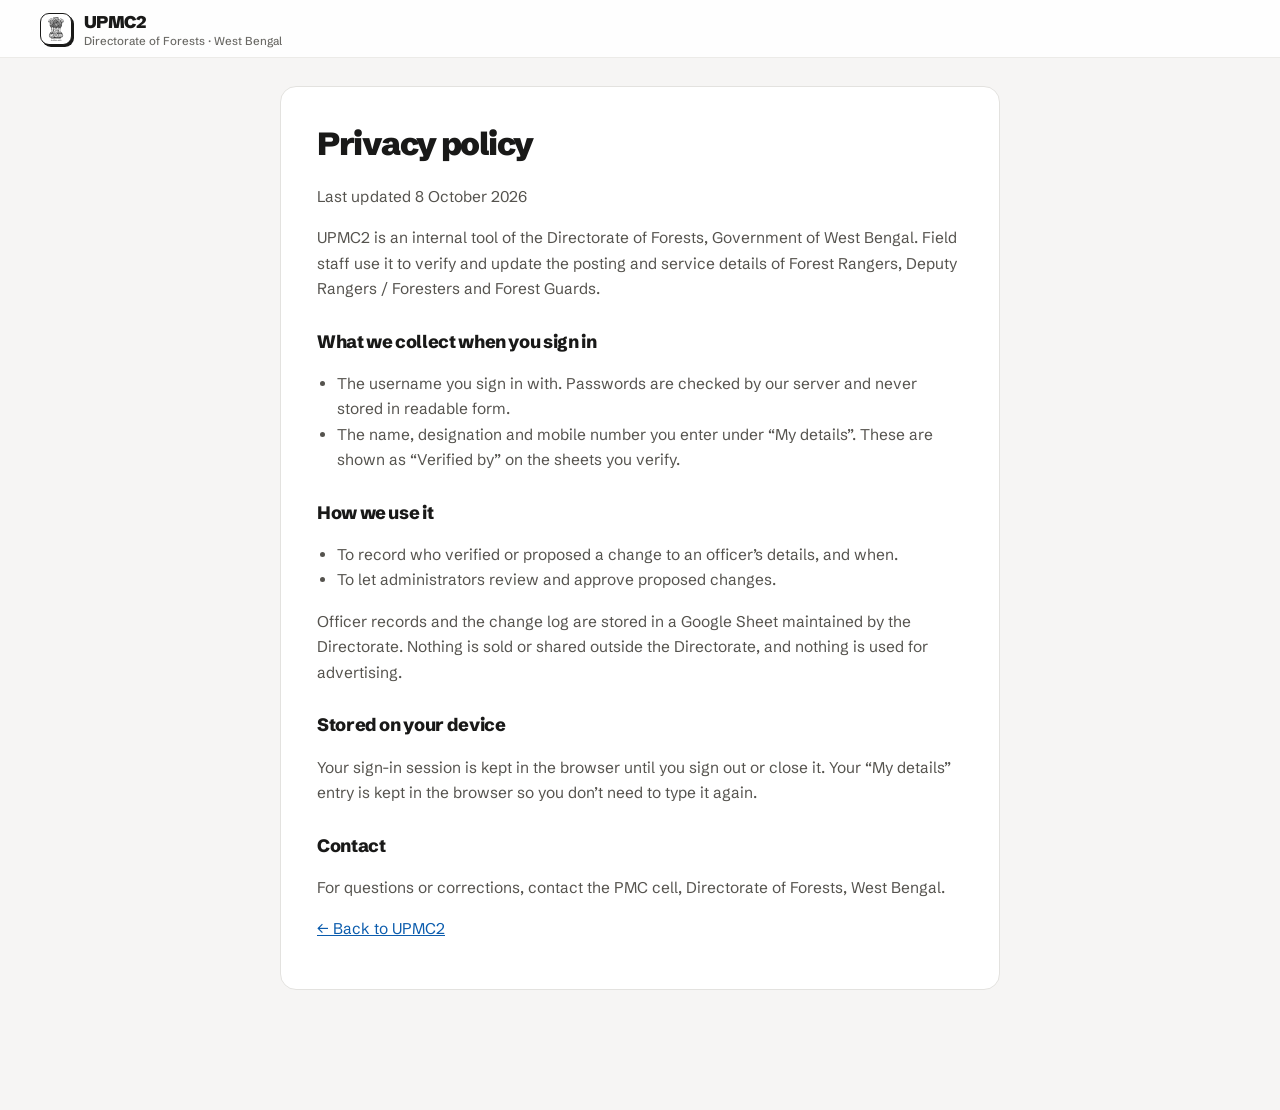
<file: docs/privacy.html>
<!doctype html>
<html lang="en">
<head>
<meta charset="utf-8">
<meta name="viewport" content="width=device-width, initial-scale=1">
<title>UPMC2 · Privacy policy</title>
<link rel="icon" href="assets/emblem.svg">
<link href="https://fonts.googleapis.com/css2?family=Schibsted+Grotesk:wght@400..900&display=swap" rel="stylesheet">
<link rel="stylesheet" href="css/app.css">
<style>
  .doc { max-width: 720px; margin: 0 auto; background: var(--surface); border: 1px solid var(--border); border-radius: var(--radius-16); padding: 32px 36px; }
  .doc h1 { font-size: 32px; font-weight: 900; letter-spacing: -0.04em; margin-bottom: 6px; }
  .doc h2 { font-size: 18px; font-weight: 800; margin: 26px 0 8px; }
  .doc p, .doc li { font-size: 15.5px; line-height: 1.65; color: var(--text-body); }
  .doc ul { padding-left: 20px; }
</style>
</head>
<body>
<header class="topbar"><div class="in">
  <a href="./" class="mark" aria-label="Home"><img src="assets/emblem.svg" alt=""></a>
  <div class="brand">UPMC2<small>Directorate of Forests · West Bengal</small></div>
</div></header>
<main>
<article class="doc">
  <h1>Privacy policy</h1>
  <p class="faint">Last updated 8 October 2026</p>

  <p>UPMC2 is an internal tool of the Directorate of Forests, Government of West Bengal. Field staff use it to verify and update the posting and service details of Forest Rangers, Deputy Rangers / Foresters and Forest Guards.</p>

  <h2>What we collect when you sign in</h2>
  <ul>
    <li>The username you sign in with. Passwords are checked by our server and never stored in readable form.</li>
    <li>The name, designation and mobile number you enter under “My details”. These are shown as “Verified by” on the sheets you verify.</li>
  </ul>

  <h2>How we use it</h2>
  <ul>
    <li>To record who verified or proposed a change to an officer’s details, and when.</li>
    <li>To let administrators review and approve proposed changes.</li>
  </ul>
  <p>Officer records and the change log are stored in a Google Sheet maintained by the Directorate. Nothing is sold or shared outside the Directorate, and nothing is used for advertising.</p>

  <h2>Stored on your device</h2>
  <p>Your sign-in session is kept in the browser until you sign out or close it. Your “My details” entry is kept in the browser so you don’t need to type it again.</p>

  <h2>Contact</h2>
  <p>For questions or corrections, contact the PMC cell, Directorate of Forests, West Bengal.</p>
  <p><a href="./">← Back to UPMC2</a></p>
</article>
</main>
</body>
</html>
</file>
<file: docs/css/app.css>
/* UPMC2 — built on the Acads-Notion design system tokens */
:root {
  --ink: #191918; --ink-soft: #2a2926; --text-strong: #37352f; --text-body: #55534e; --text-subtle: #6b6a66; --text-faint: #8f8d88;
  --surface: #ffffff; --surface-inset: #fbfbfa; --surface-sidebar: #f8f8f7; --surface-muted: #f6f5f4; --surface-hover: #f3f2f0; --surface-sunken: #f1f0ee;
  --track: #efeeec; --line: #ecebe8; --border: #e3e2df; --border-strong: #c9c7c2; --border-hover: #9d9b96;
  --primary: #0b66c3; --primary-hover: #0a579f; --on-primary: #ffffff; --primary-soft: #e8f1fc; --primary-soft-hover: #d8e8fa;
  --link: #0b5cad; --link-hover: #08467f;
  --prelims-soft: #dff3e2; --prelims: #2f9e44; --prelims-ink: #1d6b31; --prelims-tint: #eef8f0;
  --mains-soft: #dfeafb; --mains: #2f6fdb; --mains-ink: #1f4f9e;
  --optional-soft: #fcebd9; --optional: #d9731a; --optional-ink: #8a4510; --optional-tint: #fdf1e5; --optional-edge: #f3d2b3;
  --ifos-soft: #dcefea; --ifos: #1f8a70; --ifos-ink: #155e4d;
  --interview-soft: #efe6fb; --interview: #7c4ddb; --interview-ink: #51308f; --interview-tint: #f3edfc;
  --danger: #c2410c; --danger-ink: #9a3412;
  --radius-4: 4px; --radius-7: 7px; --radius-9: 9px; --radius-12: 12px; --radius-14: 14px; --radius-16: 16px; --radius-20: 20px; --radius-pill: 999px;
  --shadow-offset-sm: 2px 2px 0 #191918;
  --shadow-ring: 0 0 0 1px rgba(25,25,24,0.05);
  --shadow-card: 0 0 0 1px rgba(25,25,24,0.05), 0 12px 30px -16px rgba(25,25,24,0.12);
  --shadow-window: 0 30px 80px -20px rgba(25,25,24,0.18), 0 8px 20px -8px rgba(25,25,24,0.08), 0 1px 2px rgba(25,25,24,0.05);
  --tap: 44px; --container: 1240px; --header-h: 58px;
  --ease: cubic-bezier(.2,.8,.2,1);
  --sans: "Schibsted Grotesk", "Helvetica Neue", Helvetica, sans-serif;
}
* { box-sizing: border-box; }
html { -webkit-text-size-adjust: 100%; }
body { margin: 0; font-family: var(--sans); font-size: 15px; line-height: 1.55; color: var(--text-body); background: var(--surface-muted); }
button, input, select, textarea { font: inherit; color: inherit; }
a { color: var(--link); }
a:hover { color: var(--link-hover); }
:focus-visible { outline: 2px solid var(--primary); outline-offset: 2px; }
h1, h2, h3, h4 { color: var(--ink); margin: 0; letter-spacing: -0.02em; }
.num { font-variant-numeric: tabular-nums; }
.muted { color: var(--text-subtle); }
.faint { color: var(--text-faint); font-size: 12.5px; }
.hidden { display: none !important; }

/* ---------- header ---------- */
.topbar { position: sticky; top: 0; z-index: 20; height: var(--header-h); background: rgba(255,255,255,0.88); backdrop-filter: saturate(1.4) blur(10px);
  border-bottom: 1px solid var(--line); }
.topbar .in { max-width: var(--container); margin: 0 auto; height: 100%; padding: 0 20px; display: flex; align-items: center; gap: 12px; }
.mark { width: 32px; height: 32px; border-radius: var(--radius-9); border: 1.5px solid var(--ink); box-shadow: var(--shadow-offset-sm);
  background: #fff; display: grid; place-items: center; overflow: hidden; }
.mark img { height: 24px; }
.brand { font-weight: 900; color: var(--ink); letter-spacing: -0.03em; font-size: 17px; }
.brand small { display: block; font-weight: 500; font-size: 11.5px; color: var(--text-subtle); letter-spacing: 0; line-height: 1.1; }
.topbar .sp { flex: 1; }
.who { display: flex; align-items: center; gap: 8px; font-size: 13px; color: var(--text-subtle); position: relative; }
.menu-btn { display: flex; align-items: center; gap: 8px; border: 1px solid var(--border); background: var(--surface); border-radius: var(--radius-pill);
  padding: 3px 12px 3px 3px; min-height: 38px; cursor: pointer; font-weight: 600; color: var(--text-strong); }
.menu-btn:hover { border-color: var(--border-hover); }
.menu { position: absolute; right: 0; top: calc(100% + 8px); background: var(--surface); border: 1px solid var(--border); border-radius: var(--radius-12);
  box-shadow: var(--shadow-card); min-width: 220px; padding: 6px; z-index: 30; display: grid; }
.menu-who { padding: 8px 10px 10px; border-bottom: 1px solid var(--line); margin-bottom: 4px; display: grid; }
.menu-who b { color: var(--ink); } .menu-who span { font-size: 12px; color: var(--text-subtle); word-break: break-all; }
.menu a, .menu button { text-align: left; border: 0; background: none; padding: 10px; border-radius: var(--radius-7); font-weight: 600; color: var(--text-strong);
  text-decoration: none; cursor: pointer; min-height: 40px; font-size: 14px; }
.menu a:hover, .menu button:hover { background: var(--surface-hover); }
.who .av { width: 30px; height: 30px; border-radius: 50%; background: var(--surface-sunken); color: var(--ink); display: grid; place-items: center; font-weight: 700; font-size: 12px; }
.demo-flag { font-size: 12px; font-weight: 700; color: var(--optional-ink); background: var(--optional-tint); border: 1px solid var(--optional-edge); padding: 3px 9px; border-radius: var(--radius-pill); }

main { max-width: var(--container); margin: 0 auto; padding: 28px 20px 120px; }

/* ---------- buttons ---------- */
.btn { min-height: var(--tap); padding: 0 18px; border-radius: var(--radius-9); border: 1px solid var(--border); background: var(--surface);
  color: var(--ink); font-weight: 600; font-size: 15px; display: inline-flex; align-items: center; justify-content: center; gap: 8px; cursor: pointer;
  transition: background .2s, border-color .2s, transform .1s; text-decoration: none; white-space: nowrap; }
.btn:hover { border-color: var(--border-hover); background: var(--surface-inset); }
.btn:active { transform: translateY(1px); }
.btn:disabled { opacity: .5; cursor: default; }
.btn.primary { background: var(--primary); border-color: var(--primary); color: var(--on-primary); }
.btn.primary:hover { background: var(--primary-hover); }
.btn.soft { background: var(--primary-soft); border-color: transparent; color: var(--link); }
.btn.soft:hover { background: var(--primary-soft-hover); }
.btn.good { background: var(--prelims-ink); border-color: var(--prelims-ink); color: #fff; }
.btn.good:hover { background: #175a29; }
.btn.ghost { border-color: transparent; background: transparent; color: var(--text-body); }
.btn.ghost:hover { background: var(--surface-hover); }
.btn.sm { min-height: 36px; padding: 0 12px; font-size: 13.5px; }
.btn svg { width: 18px; height: 18px; stroke: currentColor; fill: none; stroke-width: 2; stroke-linecap: round; stroke-linejoin: round; }

/* ---------- page heads ---------- */
.crumbs { display: flex; gap: 6px; align-items: center; font-size: 13.5px; color: var(--text-subtle); margin-bottom: 10px; flex-wrap: wrap; }
.crumbs a { text-decoration: none; color: var(--link); font-weight: 600; }
.crumbs .sep { color: var(--text-faint); }
.page-title { font-size: clamp(28px, 4vw, 40px); font-weight: 900; letter-spacing: -0.04em; line-height: 1.08; }
.page-sub { margin: 8px 0 0; font-size: 16px; max-width: 580px; }
.head { display: flex; align-items: flex-end; gap: 16px; flex-wrap: wrap; margin-bottom: 24px; }
.head .sp { flex: 1; }

/* ---------- sign in ---------- */
.signin { min-height: calc(100vh - var(--header-h) - 60px); display: grid; place-items: center; }
.signin .card { background: var(--surface); border: 1px solid var(--border); border-radius: var(--radius-20); box-shadow: var(--shadow-card);
  padding: 40px 36px; max-width: 460px; width: 100%; text-align: center; }
.signin img.emb { height: 84px; margin-bottom: 14px; }
.signin h1 { font-size: 30px; font-weight: 900; letter-spacing: -0.04em; }
.signin p { margin: 8px 0 24px; }
.signin .gbtn { display: flex; justify-content: center; min-height: 44px; }
.signin .or { margin: 18px 0 12px; font-size: 12.5px; color: var(--text-faint); }

/* ---------- tiles (circles / divisions) ---------- */
.tiles { display: grid; grid-template-columns: repeat(auto-fill, minmax(230px, 1fr)); gap: 16px; }
.tile { background: var(--surface); border: 1px solid var(--border); border-radius: var(--radius-14); padding: 18px; cursor: pointer; text-align: left;
  display: flex; align-items: center; gap: 14px; min-height: 92px; transition: border-color .2s, box-shadow .2s, transform .2s; animation: up .45s var(--ease) both; }
.tile:hover { border-color: var(--border-hover); box-shadow: var(--shadow-card); transform: translateY(-1px); }
.tile .t { flex: 1; min-width: 0; }
.tile b { display: block; color: var(--ink); font-size: 18px; font-weight: 800; letter-spacing: -0.02em; line-height: 1.2; }
.tile span { font-size: 13px; color: var(--text-subtle); }
.tile.empty { opacity: .55; }
.ring { --p: 0; width: 52px; height: 52px; border-radius: 50%; flex: none; display: grid; place-items: center;
  background: conic-gradient(var(--prelims) calc(var(--p) * 1%), var(--track) 0); }
.ring i { width: 40px; height: 40px; border-radius: 50%; background: var(--surface); display: grid; place-items: center; font-style: normal;
  font-size: 12px; font-weight: 700; color: var(--prelims-ink); font-variant-numeric: tabular-nums; }

/* ---------- division page ---------- */
.progress { background: var(--surface); border: 1px solid var(--border); border-radius: var(--radius-14); padding: 16px 18px; display: flex; gap: 20px; align-items: center; flex-wrap: wrap; margin-bottom: 16px; }
.progress .bar { flex: 1; min-width: 200px; height: 10px; background: var(--track); border-radius: var(--radius-pill); overflow: hidden; display: flex; }
.progress .bar i { display: block; height: 100%; transition: width .5s var(--ease); }
.progress .bar i.v { background: var(--prelims); } .progress .bar i.p { background: var(--interview); } .progress .bar i.h { background: #8fd19e; }
.progress .big { font-size: 26px; font-weight: 800; color: var(--ink); letter-spacing: -0.03em; font-variant-numeric: tabular-nums; }
.legend { display: flex; gap: 14px; flex-wrap: wrap; font-size: 13px; }
.legend span::before { content: ""; display: inline-block; width: 8px; height: 8px; border-radius: 50%; margin-right: 6px; vertical-align: 1px; background: var(--c); }

.toolbar { display: flex; gap: 10px; flex-wrap: wrap; align-items: center; margin-bottom: 18px; }
.chips { display: flex; gap: 6px; flex-wrap: wrap; }
.chip { min-height: 38px; padding: 0 14px; border-radius: var(--radius-pill); border: 1px solid var(--border); background: var(--surface); cursor: pointer; font-weight: 600; font-size: 13.5px; color: var(--text-strong); }
.chip:hover { border-color: var(--border-hover); }
.chip.on { background: var(--ink); border-color: var(--ink); color: #fff; }
.chip .n { margin-left: 6px; font-weight: 500; opacity: .7; font-variant-numeric: tabular-nums; }
.search { position: relative; margin-left: auto; }
.search input { min-height: 40px; width: 260px; border: 1px solid var(--border); border-radius: var(--radius-pill); padding: 0 14px 0 38px; background: var(--surface); }
.search svg { position: absolute; left: 13px; top: 11px; width: 18px; height: 18px; stroke: var(--text-subtle); fill: none; stroke-width: 2; stroke-linecap: round; }

.group-h { display: flex; align-items: baseline; gap: 10px; margin: 26px 0 12px; }
.group-h h3 { font-size: 18px; font-weight: 800; }
.group-h span { font-size: 13px; color: var(--text-subtle); }
.cards { display: grid; grid-template-columns: repeat(auto-fill, minmax(260px, 1fr)); gap: 14px; }
.ocard { background: var(--surface); border: 1px solid var(--border); border-radius: var(--radius-14); padding: 16px; cursor: pointer; text-align: left;
  display: flex; flex-direction: column; gap: 12px; position: relative; transition: border-color .2s, box-shadow .2s, transform .2s; animation: up .45s var(--ease) both; }
.ocard:hover { border-color: var(--border-hover); box-shadow: var(--shadow-card); transform: translateY(-1px); }
.ocard .top { display: flex; gap: 12px; align-items: center; padding-right: 40px; }
.ocard .dl { position: absolute; top: 12px; right: 12px; width: 38px; height: 38px; border-radius: var(--radius-9); border: 1px solid var(--border);
  background: var(--surface); display: grid; place-items: center; cursor: pointer; color: var(--text-body); transition: background .2s, border-color .2s, color .2s; }
.ocard .dl:hover { background: var(--primary-soft); border-color: transparent; color: var(--link); }
.ocard .dl svg { width: 18px; height: 18px; stroke: currentColor; fill: none; stroke-width: 2; stroke-linecap: round; stroke-linejoin: round; }
.initials { width: 46px; height: 46px; border-radius: 50%; flex: none; display: grid; place-items: center; font-weight: 800; font-size: 16px; letter-spacing: -0.02em; }
.initials.FR { background: var(--mains-soft); color: var(--mains-ink); }
.initials.DFR { background: var(--ifos-soft); color: var(--ifos-ink); }
.initials.FG { background: var(--surface-sunken); color: var(--ink); }
.ocard .nm { color: var(--ink); font-weight: 800; font-size: 16px; line-height: 1.25; letter-spacing: -0.015em; }
.ocard .id { font-size: 13px; color: var(--text-subtle); font-variant-numeric: tabular-nums; }
.ocard .meta { font-size: 13px; color: var(--text-body); min-height: 20px; }
.ocard .foot { display: flex; gap: 6px; flex-wrap: wrap; align-items: center; }
.ocard.flash { animation: flash 1.4s var(--ease); }
.ocard.next { box-shadow: 0 0 0 2px var(--primary); }

.pill { display: inline-flex; align-items: center; gap: 6px; padding: 3px 10px; border-radius: var(--radius-pill); font-size: 12.5px; font-weight: 700; white-space: nowrap; }
.pill::before { content: ""; width: 7px; height: 7px; border-radius: 50%; background: currentColor; }
.pill.verified { background: var(--prelims-soft); color: var(--prelims-ink); }
.pill.partial { background: var(--mains-soft); color: var(--mains-ink); }
.pill.pending { background: var(--interview-soft); color: var(--interview-ink); }
.pill.unverified { background: var(--surface-sunken); color: var(--text-subtle); }
.pill.attn { background: var(--optional-tint); color: var(--optional-ink); }
.tag { display: inline-block; padding: 2px 7px; border-radius: var(--radius-4); font-size: 11.5px; font-weight: 700; background: var(--surface-sunken); color: var(--text-strong); }

.empty-state { text-align: center; padding: 56px 20px; color: var(--text-subtle); background: var(--surface); border: 1px dashed var(--border-strong); border-radius: var(--radius-14); }
.empty-state b { display: block; color: var(--ink); font-size: 17px; margin-bottom: 4px; }

/* ---------- profile dialog ---------- */
.scrim { position: fixed; inset: 0; background: rgba(25,25,24,.38); z-index: 40; display: flex; align-items: flex-start; justify-content: center;
  padding: 28px 16px; overflow: auto; opacity: 0; transition: opacity .25s; }
.scrim.on { opacity: 1; }
.dialog { background: var(--surface); border-radius: var(--radius-20); box-shadow: var(--shadow-window); width: 100%; max-width: 860px; overflow: hidden;
  display: flex; flex-direction: column; max-height: calc(100vh - 56px);
  transform: translateY(16px) scale(.98); transition: transform .3s var(--ease); }
.scrim.on .dialog { transform: none; }
.dialog .dhead { padding: 24px 26px 18px; display: flex; gap: 16px; align-items: flex-start; border-bottom: 1px solid var(--line); }
.dialog .dhead .initials { width: 64px; height: 64px; font-size: 22px; }
.dialog .dhead h2 { font-size: 26px; font-weight: 900; letter-spacing: -0.035em; line-height: 1.1; }
.dialog .dhead .sub { margin-top: 6px; font-size: 14px; color: var(--text-subtle); }
.dialog .dhead .sub b { color: var(--text-strong); }
.dialog .dhead .pills { margin-top: 10px; display: flex; gap: 6px; flex-wrap: wrap; }
.dialog .x { margin-left: auto; width: 40px; height: 40px; border-radius: var(--radius-9); border: 1px solid var(--border); background: var(--surface); cursor: pointer; font-size: 20px; color: var(--text-body); flex: none; }
.dialog .dbody { padding: 6px 26px 24px; overflow: auto; flex: 1; overscroll-behavior: contain; }
.summary { display: grid; grid-template-columns: repeat(4, 1fr); gap: 10px; margin: 18px 0 6px; }
.summary div { background: var(--surface-muted); border-radius: var(--radius-12); padding: 12px 14px; }
.summary b { display: block; font-size: 22px; font-weight: 800; color: var(--ink); letter-spacing: -0.03em; font-variant-numeric: tabular-nums; }
.summary span { font-size: 12.5px; color: var(--text-subtle); }
.summary .warn { background: var(--optional-tint); } .summary .warn b { color: var(--optional-ink); }
.notice { margin-top: 14px; padding: 12px 14px; border-radius: var(--radius-12); font-size: 14px; }
.notice.attn { background: var(--optional-tint); color: var(--optional-ink); border: 1px solid var(--optional-edge); }
.notice.pend { background: var(--interview-tint); color: var(--interview-ink); }
.notice.info { background: var(--primary-soft); color: var(--link); }
.sec { margin-top: 22px; }
.sec-h { display: flex; flex-wrap: wrap; align-items: center; gap: 8px; min-height: 40px; padding-bottom: 6px; border-bottom: 1px solid var(--line); margin-bottom: 4px; }
.sec-h h3 { font-size: 15px; font-weight: 800; color: var(--ink); margin: 0; letter-spacing: -0.01em; }
.sec-h .sp { flex: 1; }
.sec-edit { color: var(--link); }
.sec-edit:hover { background: var(--primary-soft); }
.editing-tag { font-size: 12.5px; font-weight: 700; color: var(--link); background: var(--primary-soft); padding: 4px 10px; border-radius: var(--radius-pill); }
.done-tag { display: inline-flex; align-items: center; gap: 4px; font-size: 12px; font-weight: 700; color: var(--prelims-ink); background: var(--prelims-soft); padding: 3px 9px; border-radius: var(--radius-pill); }
.done-tag svg { width: 13px; height: 13px; }
.btn.sec-ver { border-color: var(--prelims); color: var(--prelims-ink); background: var(--surface); }
.btn.sec-ver:hover { background: var(--prelims-tint); }
.vmenu-wrap { position: relative; }
.vmenu { position: absolute; right: 0; bottom: calc(100% + 8px); width: min(400px, calc(100vw - 32px)); background: var(--surface); border: 1px solid var(--border); border-radius: var(--radius-12);
  box-shadow: 0 10px 30px rgba(25,25,24,.14); padding: 6px; z-index: 5; }
.vmenu[hidden] { display: none; }
.vmenu button { display: flex; gap: 12px; align-items: flex-start; width: 100%; text-align: left; background: none; border: 0; border-radius: var(--radius-9); padding: 10px 12px; cursor: pointer; font: inherit; color: var(--ink); }
.vmenu button:hover:not(:disabled) { background: var(--surface-sunken); }
.vmenu button:disabled { opacity: .55; cursor: default; }
.vmenu b { display: block; font-size: 14px; } .vmenu small { display: block; font-size: 12.5px; color: var(--text-subtle); margin-top: 2px; line-height: 1.4; }
.vmenu .vi { flex: none; width: 22px; height: 22px; display: grid; place-items: center; margin-top: 1px; }
.vmenu .vi .tick { margin: 0; width: 22px; height: 22px; }
.vmenu .vi svg { width: 20px; height: 20px; }
.caret { font-size: 11px; margin-left: 2px; }
.urgent-tag { font-size: 12px; font-weight: 700; color: var(--optional-ink); background: var(--optional-soft); padding: 3px 9px; border-radius: var(--radius-pill); }
.sec.urgent { background: var(--surface-inset); border: 1.5px solid var(--optional-edge); border-radius: var(--radius-14); padding: 6px 16px 10px; margin-top: 18px; }
.sec.urgent .sec-h { border-bottom-color: var(--optional-edge); }
.sec.urgent .summary { margin-top: 12px; }
.sec.urgent .notice { margin-top: 12px; }
.sec.editing { box-shadow: 0 0 0 3px var(--primary-soft); }
.sec.urgent.editing { border-color: var(--primary); }
.tick { width: 20px; height: 20px; color: var(--mains); vertical-align: -3px; margin-left: 5px; flex: none; }
.dialog .dhead h2 .tick { width: 24px; height: 24px; vertical-align: -3px; }
.bio { display: grid; grid-template-columns: 1fr 1fr; column-gap: 26px; }
.bio .row { display: grid; grid-template-columns: 170px 1fr; gap: 10px; padding: 9px 0; border-bottom: 1px solid var(--line); align-items: center; min-height: 44px; }
.bio .row.full { grid-column: 1 / -1; grid-template-columns: 170px 1fr; }
.bio .k { font-size: 13px; color: var(--text-subtle); }
.bio .v { font-size: 14.5px; color: var(--ink); font-weight: 600; word-break: break-word; }
.bio .v.empty { color: var(--text-faint); font-weight: 400; font-style: italic; }
.bio .v .was { display: block; font-size: 12px; font-weight: 500; color: var(--text-faint); text-decoration: line-through; }
.bio .v .pa { display: block; font-size: 12px; font-weight: 600; color: var(--interview-ink); margin-top: 2px; }
.bio input, .bio select, .bio textarea { width: 100%; min-height: var(--tap); border: 1.5px solid var(--border); border-radius: var(--radius-9); padding: 0 12px; background: var(--surface); font-size: 15px; color: var(--ink); }
.bio textarea { padding: 10px 12px; min-height: 80px; resize: vertical; }
.bio input:focus, .bio select:focus, .bio textarea:focus { border-color: var(--primary); outline: none; box-shadow: 0 0 0 3px var(--primary-soft); }
.bio .row.chg input, .bio .row.chg select, .bio .row.chg textarea { background: #fffbea; border-color: #e9c46a; }
.dfoot { flex: none; background: var(--surface); border-top: 1px solid var(--line); padding: 14px 26px; display: flex; gap: 10px; flex-wrap: wrap; align-items: center; }
.dfoot .sp { flex: 1; }
.dfoot .ask { font-weight: 700; color: var(--ink); font-size: 15px; }

/* ---------- toast & overlay ---------- */
.toast { position: fixed; left: 50%; bottom: 24px; transform: translate(-50%, 160%); background: var(--ink); color: #fff; padding: 12px 18px; border-radius: var(--radius-12);
  z-index: 60; transition: transform .35s var(--ease), opacity .35s; font-weight: 600; max-width: calc(100vw - 32px); box-shadow: var(--shadow-window); opacity: 0; pointer-events: none; }
.toast.on { transform: translate(-50%, 0); opacity: 1; }
.toast.err { background: var(--danger-ink); }
.busy { position: fixed; inset: 0; z-index: 70; background: rgba(255,255,255,.75); display: grid; place-items: center; }
.busy .box { background: var(--surface); border: 1px solid var(--border); border-radius: var(--radius-16); padding: 8px 26px 22px; box-shadow: var(--shadow-card); width: min(420px, calc(100vw - 32px)); text-align: center; }
.busy .box .loader { margin: 0; padding: 18px 0 6px; border: 0; background: none; }
.busy .box b { color: var(--ink); display: block; margin-bottom: 10px; }
.busy .track { height: 8px; background: var(--track); border-radius: var(--radius-pill); overflow: hidden; }
.busy .track i { display: block; height: 100%; width: 0; background: var(--primary); transition: width .2s; }
.spinner { width: 28px; height: 28px; border: 3px solid var(--track); border-top-color: var(--primary); border-radius: 50%; animation: spin .8s linear infinite; margin: 0 auto 10px; }
.skeleton { height: 92px; border-radius: var(--radius-14); background: linear-gradient(90deg, var(--surface-sunken), var(--surface-inset), var(--surface-sunken)); background-size: 200% 100%; animation: sh 1.2s infinite; }

/* ---------- forms (operator profile) ---------- */
.form { display: grid; gap: 14px; margin-top: 18px; text-align: left; }
.form label { font-size: 13px; font-weight: 700; color: var(--text-strong); display: grid; gap: 6px; }
.form input { min-height: var(--tap); border: 1.5px solid var(--border); border-radius: var(--radius-9); padding: 0 12px; font-size: 15px; }
.form .pw { position: relative; display: block; }
.form .pw input { width: 100%; padding-right: 70px; }
.form .pw .btn { position: absolute; right: 4px; top: 4px; }
.form input:focus { border-color: var(--primary); outline: none; box-shadow: 0 0 0 3px var(--primary-soft); }

/* ---------- admin ---------- */
.kpis { display: grid; grid-template-columns: repeat(auto-fit, minmax(170px, 1fr)); gap: 12px; margin-bottom: 18px; }
.kpi { background: var(--surface); border: 1px solid var(--border); border-radius: var(--radius-14); padding: 14px 16px; }
.kpi span { font-size: 12.5px; color: var(--text-subtle); font-weight: 600; }
.kpi b { display: block; font-size: 28px; font-weight: 900; letter-spacing: -0.04em; color: var(--ink); font-variant-numeric: tabular-nums; }
.subm { background: var(--surface); border: 1px solid var(--border); border-radius: var(--radius-14); margin-bottom: 12px; overflow: hidden; }
.subm .sh { display: flex; gap: 12px; align-items: center; padding: 12px 16px; border-bottom: 1px solid var(--line); flex-wrap: wrap; background: var(--surface-inset); }
.subm table { width: 100%; border-collapse: collapse; font-size: 14px; }
.subm td, .subm th { padding: 10px 16px; border-top: 1px solid var(--line); text-align: left; vertical-align: top; }
.subm th { font-size: 12px; color: var(--text-subtle); font-weight: 700; background: var(--surface); }
.old { color: var(--danger-ink); text-decoration: line-through; } .new { color: var(--prelims-ink); font-weight: 700; }
.conflict { color: var(--danger-ink); font-size: 12.5px; font-weight: 600; margin-top: 4px; }
input[type=checkbox] { width: 18px; height: 18px; accent-color: var(--primary); }

@keyframes up { from { opacity: 0; transform: translateY(8px); } to { opacity: 1; transform: none; } }
@keyframes flash { 0% { box-shadow: 0 0 0 3px var(--prelims); } 100% { box-shadow: 0 0 0 0 transparent; } }
@keyframes spin { to { transform: rotate(360deg); } }
@keyframes sh { to { background-position: -200% 0; } }
@media (prefers-reduced-motion: reduce) { *, *::before, *::after { animation: none !important; transition: none !important; } }

@media (max-width: 720px) {
  main { padding: 18px 14px 120px; }
  .search { margin-left: 0; width: 100%; } .search input { width: 100%; }
  .bio { grid-template-columns: 1fr; } .bio .row, .bio .row.full { grid-template-columns: 1fr; gap: 4px; }
  .summary { grid-template-columns: 1fr 1fr; }
  .scrim { padding: 0; } .dialog { border-radius: 0; height: 100vh; max-height: 100vh; }
  .dfoot .btn { flex: 1; } .dfoot .vmenu-wrap { flex: 1; } .dfoot .vmenu-wrap > .btn { width: 100%; }
  .brand small { display: none; }
  .topbar .in { padding: 0 12px; gap: 8px; }
  .menu-btn { padding: 3px 8px 3px 3px; }
  .demo-flag { font-size: 11px; padding: 2px 7px; }
  .head .btn { width: 100%; }
}

@media (max-width: 720px) { .hide-sm { display: none !important; } .sec-h .sec-ver { order: 9; flex: 1 0 100%; justify-content: center; } }

/* ---------- loading animation ---------- */
.loader { text-align: center; padding: 30px 20px 26px; margin-bottom: 18px; background: var(--surface); border: 1px solid var(--border); border-radius: var(--radius-16);
  animation: up .45s var(--ease) both; }
.loader .tree { width: 74px; height: 74px; display: block; margin: 0 auto 10px; overflow: visible; }
.loader .tree path { fill: none; stroke-width: 2.4; stroke-linecap: round; stroke-linejoin: round; }
.loader .canopy { stroke: var(--prelims); fill: var(--prelims-tint) !important; stroke-dasharray: 150; stroke-dashoffset: 150;
  animation: draw 2.8s var(--ease) infinite, sway 2.8s ease-in-out infinite; transform-origin: 32px 49px; }
.loader .trunk { stroke: var(--ink); stroke-dasharray: 60; stroke-dashoffset: 60; animation: draw 2.8s var(--ease) infinite; }
.loader .ground { stroke: var(--border-strong); }
.loader .ld-title { display: block; color: var(--ink); font-size: 17px; font-weight: 800; letter-spacing: -0.015em; }
.loader .ld-step { margin: 10px 0 0; font-size: 14px; color: var(--text-body); min-height: 22px; transition: opacity .22s, transform .22s; }
.loader .ld-tip { margin: 14px auto 0; max-width: 460px; font-size: 13px; color: var(--interview-ink); background: var(--interview-tint); padding: 8px 12px;
  border-radius: var(--radius-9); transition: opacity .22s, transform .22s; }
.loader .ld-slow { margin: 10px 0 0; min-height: 18px; }
.loader .out { opacity: 0; transform: translateY(4px); }
.ibar { position: relative; height: 6px; max-width: 260px; margin: 14px auto 0; background: var(--track); border-radius: var(--radius-pill); overflow: hidden; }
.ibar i { position: absolute; top: 0; bottom: 0; width: 40%; border-radius: inherit; background: linear-gradient(90deg, var(--prelims), var(--primary)); animation: slide 1.4s ease-in-out infinite; }
@keyframes draw { 0% { stroke-dashoffset: var(--len, 150); } 45%, 75% { stroke-dashoffset: 0; } 100% { stroke-dashoffset: calc(var(--len, 150) * -1); } }
@keyframes sway { 0%, 100% { transform: rotate(0deg); } 50% { transform: rotate(2.5deg); } }
@keyframes slide { 0% { left: -40%; } 100% { left: 100%; } }
.loader .trunk { --len: 60; }
@media (prefers-reduced-motion: reduce) { .loader .canopy, .loader .trunk { stroke-dashoffset: 0; } }

/* ---------- admin dashboard ---------- */
.dash .head { margin-bottom: 18px; }
.dash-actions { display: flex; gap: 8px; flex-wrap: wrap; }
.ctabs { display: grid; grid-template-columns: repeat(3, 1fr); gap: 10px; margin-bottom: 16px; }
.ctab { display: flex; gap: 12px; align-items: center; text-align: left; padding: 12px 14px; border: 1.5px solid var(--border); border-radius: var(--radius-14);
  background: var(--surface); cursor: pointer; transition: border-color .2s, box-shadow .2s; }
.ctab:hover { border-color: var(--border-hover); }
.ctab.on { border-color: var(--ink); box-shadow: var(--shadow-offset-sm); }
.ctab b { display: block; color: var(--ink); font-size: 15px; } .ctab small { color: var(--text-subtle); font-size: 12.5px; }
.ring.sm { width: 42px; height: 42px; } .ring.sm i { width: 32px; height: 32px; font-size: 10.5px; }
.kpis.dk { display: grid; grid-template-columns: repeat(8, 1fr); gap: 10px; margin-bottom: 16px; }
.dkpi { text-align: left; cursor: pointer; display: flex; flex-direction: column; gap: 2px; transition: border-color .2s, box-shadow .2s, transform .15s; position: relative; overflow: hidden; }
.dkpi:hover { border-color: var(--border-hover); transform: translateY(-1px); }
.dkpi.on { border-color: var(--ink); box-shadow: 0 0 0 1px var(--ink); }
.dkpi span { font-size: 12px; } .dkpi b { font-size: 26px; line-height: 1.15; } .dkpi small { font-size: 11.5px; color: var(--text-subtle); }
.dkpi .kbar { display: block; height: 4px; background: var(--track); border-radius: var(--radius-pill); margin-top: 8px; overflow: hidden; }
.dkpi .kbar em { display: block; height: 100%; border-radius: inherit; background: var(--ink); transition: width .5s var(--ease); }
.dkpi.good b { color: var(--prelims-ink); } .dkpi.good .kbar em { background: var(--prelims); }
.dkpi.blue b { color: var(--mains-ink); } .dkpi.blue .kbar em { background: var(--mains); }
.dkpi.violet b { color: var(--interview-ink); } .dkpi.violet .kbar em { background: var(--interview); }
.dkpi.muted b { color: var(--text-strong); } .dkpi.muted .kbar em { background: var(--border-strong); }
.dkpi.hot b { color: #c4320a; } .dkpi.hot .kbar em { background: #c4320a; }
.dkpi.warn b, .dkpi.warn2 b { color: var(--optional-ink); } .dkpi.warn .kbar em, .dkpi.warn2 .kbar em { background: var(--optional); }
.charts { display: grid; grid-template-columns: 1.2fr 1fr 0.8fr 1.2fr; gap: 12px; margin-bottom: 16px; }
.chart { background: var(--surface); border: 1px solid var(--border); border-radius: var(--radius-14); padding: 14px 16px; min-width: 0; }
.chart h3 { font-size: 14px; font-weight: 800; margin-bottom: 8px; }
.chart-h { display: flex; align-items: center; gap: 8px; margin-bottom: 8px; } .chart-h h3 { margin: 0; flex: 1; min-width: 0; }
.seg { display: inline-flex; background: var(--surface-sunken); border-radius: var(--radius-pill); padding: 2px; flex: none; }
.seg button { border: 0; background: none; font: inherit; font-size: 12px; font-weight: 700; color: var(--text-subtle); padding: 3px 10px; border-radius: var(--radius-pill); cursor: pointer; }
.seg button.on { background: var(--surface); color: var(--ink); box-shadow: 0 1px 2px rgba(25,25,24,.12); }
.dsort { font: inherit; font-size: 12px; padding: 3px 8px; border: 1px solid var(--border); border-radius: var(--radius-7); background: var(--surface); color: var(--ink); margin-bottom: 6px; }
.dvlist { max-height: 300px; overflow-y: auto; margin: 0 -6px; padding: 0 6px; }
.hrow.dv { grid-template-columns: 120px 1fr auto; }
.hrow.dv .hl b { display: block; overflow: hidden; text-overflow: ellipsis; font-weight: 700; } .hrow.dv .hl small { display: block; font-size: 11px; font-weight: 500; color: var(--text-subtle); overflow: hidden; text-overflow: ellipsis; }
.dvcount { font-size: 12px; margin: 6px 0 0; }
.legend-s { display: flex; gap: 10px; font-size: 11.5px; color: var(--text-subtle); margin-bottom: 8px; flex-wrap: wrap; }
.legend-s span::before { content: ""; display: inline-block; width: 8px; height: 8px; border-radius: 2px; margin-right: 5px; vertical-align: 0; }
.legend-s .lv::before { background: var(--prelims); } .legend-s .lh2::before { background: #8fd19e; } .legend-s .lp::before { background: var(--interview); } .legend-s .lu::before { background: var(--border-strong); }
.legend-s .lu2::before { background: var(--text-faint); } .legend-s .lh::before { background: #c4320a; }
.hrow, .arow { display: grid; grid-template-columns: 96px 1fr auto; gap: 8px; align-items: center; width: 100%; border: 0; background: none; padding: 4px 6px;
  border-radius: var(--radius-7); cursor: pointer; text-align: left; font-size: 12.5px; color: var(--text-strong); }
.hrow:hover, .arow:hover { background: var(--surface-hover); } .hrow.on, .arow.on { background: var(--primary-soft); }
.hl { overflow: hidden; text-overflow: ellipsis; white-space: nowrap; font-weight: 600; }
.hb { height: 12px; display: block; }
.stack { display: flex; height: 100%; border-radius: 3px; overflow: hidden; transition: width .5s var(--ease); }
.stack i { display: block; height: 100%; min-width: 0; } .stack .sv { background: var(--prelims); } .stack .sh { background: #8fd19e; } .stack .sp { background: var(--interview); } .stack .su { background: var(--border-strong); }
.hn { font-size: 12px; font-weight: 700; color: var(--ink); white-space: nowrap; } .hn small, .an small { font-weight: 500; color: var(--text-subtle); }
.cols { display: flex; gap: 8px; align-items: stretch; height: 170px; padding-top: 6px; }
.col { flex: 1; display: flex; flex-direction: column; align-items: center; gap: 4px; border: 0; background: none; cursor: pointer; border-radius: var(--radius-7); padding: 4px 2px; }
.col:hover { background: var(--surface-hover); } .col.on { background: var(--primary-soft); }
.col .cb { flex: 1; width: 70%; display: flex; align-items: flex-end; }
.col .cb i { display: block; width: 100%; background: var(--mains); border-radius: 4px 4px 0 0; transition: height .5s var(--ease); }
.col.over .cb i { background: var(--optional); }
.col .cn { font-size: 13px; font-weight: 800; color: var(--ink); } .col .cl { font-size: 11.5px; color: var(--text-subtle); white-space: nowrap; }
.ctr { text-align: center; margin: 6px 0 0; }
.donut { display: flex; flex-direction: column; align-items: center; gap: 8px; }
.donut svg { width: 150px; height: 150px; }
.dseg { cursor: pointer; transition: stroke-width .2s; } .dseg:hover, .dseg.on { stroke-width: 20; }
.dbig { font: 900 20px var(--sans); fill: var(--ink); letter-spacing: -0.03em; } .dsm { font: 500 8px var(--sans); fill: var(--text-subtle); }
.dleg { display: grid; gap: 2px; width: 100%; }
.lg { display: flex; align-items: center; gap: 8px; border: 0; background: none; padding: 5px 8px; border-radius: var(--radius-7); cursor: pointer; font-size: 13px; color: var(--text-strong); }
.lg:hover { background: var(--surface-hover); } .lg.on { background: var(--primary-soft); }
.lg i { width: 10px; height: 10px; border-radius: 3px; } .lg b { margin-left: auto; color: var(--ink); }
.arow { grid-template-columns: 1.1fr 1fr auto; }
.al b { display: block; font-size: 12.5px; color: var(--ink); overflow: hidden; text-overflow: ellipsis; white-space: nowrap; } .al small { font-size: 11px; color: var(--text-subtle); }
.ab { display: flex; height: 10px; background: var(--track); border-radius: 3px; overflow: hidden; }
.ab i { display: block; height: 100%; } .ab .au { background: var(--text-faint); } .ab .ah { background: #c4320a; }
.an { font-size: 12px; font-weight: 700; color: var(--ink); white-space: nowrap; }
.fbar { position: sticky; top: var(--header-h); z-index: 10; background: rgba(255,255,255,0.96); backdrop-filter: blur(8px); border: 1px solid var(--border);
  border-radius: var(--radius-14); padding: 12px 14px 10px; margin-bottom: 12px; box-shadow: var(--shadow-card); }
.frow { display: flex; gap: 10px; flex-wrap: wrap; margin-bottom: 8px; }
.fs { display: grid; gap: 4px; font-size: 11.5px; font-weight: 700; color: var(--text-subtle); min-width: 130px; flex: 1; }
.fs.grow { flex: 2.4; min-width: 220px; }
.fs input, .fs select { min-height: 38px; border: 1px solid var(--border); border-radius: var(--radius-9); padding: 0 10px; background: var(--surface); font-size: 14px; font-weight: 500; color: var(--ink); width: 100%; }
.fs input:focus, .fs select:focus { border-color: var(--primary); outline: none; box-shadow: 0 0 0 3px var(--primary-soft); }
.fs.lim { flex: 0.8; min-width: 120px; } .limrow { display: flex; align-items: center; gap: 6px; font-weight: 600; color: var(--text-body); } .limrow input { width: 64px; }
.chips-row { display: flex; gap: 6px; flex-wrap: wrap; align-items: center; border-top: 1px solid var(--line); padding-top: 8px; }
.chips-row .count { font-size: 13px; color: var(--text-subtle); margin-right: 6px; } .chips-row .count b { color: var(--ink); font-size: 15px; }
.fchip { border: 1px solid var(--primary-soft-hover); background: var(--primary-soft); color: var(--link); border-radius: var(--radius-pill); padding: 4px 10px; font-size: 12.5px; font-weight: 600; cursor: pointer; }
.fchip:hover { background: var(--primary-soft-hover); } .fchip span { margin-left: 4px; font-weight: 800; }
.tablecard { background: var(--surface); border: 1px solid var(--border); border-radius: var(--radius-14); overflow: hidden; }
.tscroll { overflow-x: auto; }
.dtable { width: 100%; border-collapse: collapse; font-size: 13.5px; }
.dtable th { position: sticky; top: 0; background: var(--surface-inset); text-align: left; font-size: 11.5px; font-weight: 700; color: var(--text-subtle); padding: 10px 12px;
  border-bottom: 1px solid var(--border); cursor: pointer; white-space: nowrap; user-select: none; }
.dtable th:hover { color: var(--ink); } .dtable th.sorted { color: var(--ink); }
.dtable td { padding: 9px 12px; border-bottom: 1px solid var(--line); vertical-align: top; color: var(--text-strong); }
.dtable tbody tr { cursor: pointer; transition: background .15s; } .dtable tbody tr:hover { background: #f6fbf8; }
.dtable tr.flash { animation: flash 1.6s var(--ease); }
.dtable .r { text-align: right; } .dtable .tn { font-weight: 700; color: var(--ink); white-space: nowrap; } .dtable .tn .tick { width: 16px; height: 16px; }
.dtable .over { color: var(--optional-ink); font-weight: 800; background: var(--optional-tint); padding: 1px 6px; border-radius: 4px; }
.dtable .hd { color: #fff; background: #c4320a; padding: 2px 7px; border-radius: 4px; font-weight: 700; font-size: 12.5px; white-space: nowrap; }
.dtable .nip { color: var(--danger-ink); font-weight: 600; }
.dtable .pill { font-size: 11.5px; }
.tfoot { display: flex; align-items: center; justify-content: space-between; gap: 10px; padding: 12px 14px; flex-wrap: wrap; }
@media (max-width: 1180px) { .kpis.dk { grid-template-columns: repeat(4, 1fr); } .charts { grid-template-columns: 1fr 1fr; } }
@media (max-width: 720px) { .kpis.dk { grid-template-columns: 1fr 1fr; } .charts { grid-template-columns: 1fr; } .ctabs { grid-template-columns: 1fr; } .fbar { position: static; } }
.dtable .vby { white-space: nowrap; font-size: 11.5px; }

/* ---------- add-officer card ---------- */
.ocard.addcard { border: 1.5px dashed var(--border-strong); background: var(--surface-inset); align-items: center; justify-content: center; text-align: center; gap: 4px; min-height: 150px; color: var(--text-subtle); }
.ocard.addcard:hover { border-color: var(--primary); background: var(--primary-soft); color: var(--link); }
.addcard .plus { width: 40px; height: 40px; border-radius: 50%; display: grid; place-items: center; font-size: 24px; font-weight: 500; background: var(--surface); border: 1.5px solid currentColor; line-height: 1; }
.addcard b { color: var(--ink); font-size: 15px; } .addcard small { font-size: 12.5px; max-width: 220px; }
.initials.addav { background: var(--primary-soft); color: var(--link); }
.req { color: var(--danger); font-weight: 800; }
.bio .row.miss .k { color: var(--danger-ink); font-weight: 700; } .bio .row.miss input, .bio .row.miss select { border-color: var(--danger); background: #fff6f3; }
.bio .row.miss .v.empty { color: var(--danger-ink); }
/* ---------- help ---------- */
.help-btn { min-height: 36px; padding: 0 12px; border-radius: var(--radius-pill); border: 1px solid var(--border); background: var(--surface); font-weight: 700; color: var(--text-strong); cursor: pointer; }
.help-btn:hover { border-color: var(--primary); color: var(--link); }
.help-strip { display: flex; align-items: center; gap: 10px; flex-wrap: wrap; background: var(--surface); border: 1px solid var(--border); border-radius: var(--radius-12); padding: 10px 14px; margin: 0 0 16px; font-size: 14px; text-align: left; }
.signin .help-strip { margin: 22px 0 0; background: var(--surface-inset); }
.help-strip .hq { width: 26px; height: 26px; border-radius: 50%; display: grid; place-items: center; background: var(--primary-soft); color: var(--link); font-weight: 800; flex: none; }
.help-strip span:nth-child(2) { flex: 1; min-width: 200px; } .help-strip a { font-weight: 700; white-space: nowrap; }
.help-dlg { max-width: 620px; }
.help-contact { display: flex; align-items: center; gap: 14px; justify-content: space-between; flex-wrap: wrap; background: var(--primary-soft); border-radius: var(--radius-14); padding: 16px 18px; margin: 18px 0 8px; }
.help-contact div { display: grid; } .help-contact b { color: var(--ink); font-size: 18px; }
.help-steps { padding-left: 20px; margin: 14px 0; } .help-steps li { margin: 10px 0; line-height: 1.5; }
.loader .ld-help { margin: 12px 0 0; font-size: 12.5px; color: var(--text-subtle); } .loader .ld-help a { font-weight: 700; }
.newoff { display: flex; flex-wrap: wrap; gap: 4px 14px; font-size: 13px; color: var(--ink); } .newoff em { font-style: normal; color: var(--text-subtle); font-size: 12px; margin-right: 3px; }

/* ---------- add: search first, then transfer or add ---------- */
.finder { display: flex; gap: 8px; margin: 14px 0 10px; }
.search.big { flex: 1; margin: 0; } .search.big input { width: 100%; min-height: 46px; font-size: 16px; border-radius: var(--radius-12); } .search.big svg { top: 14px; }
.fres { min-height: 120px; } .fres .spinner { margin-top: 20px; }
.fitem { display: flex; align-items: center; gap: 12px; padding: 12px 4px; border-bottom: 1px solid var(--line); }
.fitem .fi { flex: 1; display: grid; gap: 1px; font-size: 13.5px; } .fitem .fi b { color: var(--ink); font-size: 15px; }
.empty-state.small { padding: 24px 16px; font-size: 14px; }
.tr-route { display: flex; align-items: center; gap: 10px; margin-top: 10px; flex-wrap: wrap; }
.tr-route span { display: grid; padding: 6px 12px; border-radius: var(--radius-9); background: var(--surface-sunken); font-weight: 700; color: var(--ink); font-size: 14px; }
.tr-route span small { font-weight: 500; color: var(--text-subtle); font-size: 11.5px; } .tr-route .to { background: var(--prelims-soft); color: var(--prelims-ink); }
.tr-route b { color: var(--text-subtle); font-size: 18px; }
.ctr { text-align: center; }

/* report generator */
.rbar { display: flex; flex-wrap: wrap; gap: 10px 14px; align-items: flex-end; background: var(--surface); border: 1px solid var(--border); border-radius: var(--radius-14); padding: 12px 14px; margin-bottom: 14px; }
.rbar .sp { flex: 1; } .rbar .fs { flex: 0 0 auto; } .rbar select { width: auto; min-width: 170px; }
.rchk { display: inline-flex; align-items: center; gap: 6px; font-size: 13.5px; font-weight: 600; color: var(--ink); padding-bottom: 7px; cursor: pointer; }
.kpis.rk { grid-template-columns: repeat(6, 1fr); }
.kpis.rk .kpi small { display: block; font-size: 12.5px; color: var(--text-subtle); margin-top: 2px; }
.kpis.rk .good b { color: var(--prelims-ink); } .kpis.rk .blue b { color: var(--mains-ink); } .kpis.rk .bad b { color: #b42318; }
.rwrap { overflow-x: auto; background: var(--surface); border: 1px solid var(--border); border-radius: var(--radius-14); }
.rtable { width: 100%; border-collapse: collapse; font-size: 13.5px; min-width: 880px; }
.rtable th { position: sticky; top: 0; background: var(--surface-inset); font-size: 12px; font-weight: 700; color: var(--text-subtle); text-align: left; padding: 10px 12px; border-bottom: 1px solid var(--border); white-space: nowrap; }
.rtable td { padding: 8px 12px; border-top: 1px solid var(--line); font-variant-numeric: tabular-nums; }
.rtable .r { text-align: right; white-space: nowrap; } .rtable small { color: var(--text-subtle); font-size: 11.5px; }
.rtable .crow td { background: var(--surface-muted); font-weight: 700; color: var(--ink); }
.rtable .drow.sub .nm { padding-left: 38px; }
.rtable .nm a { color: var(--link); font-weight: 600; text-decoration: none; } .rtable .nm a:hover { text-decoration: underline; }
.rtable .drow .nm small { display: block; }
.rtable tfoot td { font-weight: 800; border-top: 2px solid var(--border-strong); background: var(--surface-inset); }
.fold { border: 0; background: none; cursor: pointer; font-size: 13px; width: 22px; color: var(--text-subtle); padding: 0; }
.pbar { display: inline-block; width: 46px; height: 6px; border-radius: 99px; background: var(--track); margin-right: 8px; vertical-align: 2px; overflow: hidden; }
.pbar i { display: block; height: 100%; background: var(--prelims); }
.heat { display: inline-block; min-width: 44px; padding: 2px 8px; border-radius: 99px; font-weight: 700; font-size: 12.5px; }
.heat.h3 { background: #fde2e1; color: #b42318; } .heat.h2 { background: var(--optional-soft); color: var(--optional-ink); }
.heat.h1 { background: #fff7d6; color: #7a5b00; } .heat.h0 { background: var(--prelims-soft); color: var(--prelims-ink); }
.rtable .last { color: var(--text-subtle); } .rtable .none { color: #b42318; font-weight: 700; }
.rnote { font-size: 12.5px; margin-top: 10px; line-height: 1.6; }
@media (max-width: 1180px) { .kpis.rk { grid-template-columns: repeat(3, 1fr); } }
@media (max-width: 720px) { .kpis.rk { grid-template-columns: 1fr 1fr; } .rbar select { min-width: 0; width: 100%; } .rbar .fs { flex: 1 1 140px; } }
.colpick { display: grid; grid-template-columns: repeat(2, minmax(0, 1fr)); gap: 4px 16px; margin: 16px 0 8px; } .colpick .rchk { padding: 6px 0; }
.colquick { display: flex; gap: 8px; margin-bottom: 12px; } .namesopt { border-top: 1px solid var(--line); padding-top: 12px; width: 100%; }
#repPdf .dialog { max-width: 520px; }
@media (max-width: 720px) { .colpick { grid-template-columns: 1fr; } }

/* track changes */
.tc-switch { display: inline-flex; align-items: center; gap: 7px; border: 1px solid var(--border); background: var(--surface); border-radius: var(--radius-pill); padding: 3px 11px 3px 4px; font: inherit; font-size: 12.5px; font-weight: 700; color: var(--text-subtle); cursor: pointer; }
.tc-switch .knob { width: 26px; height: 15px; border-radius: 99px; background: var(--border-strong); position: relative; transition: background .2s; }
.tc-switch .knob::after { content: ""; position: absolute; top: 2px; left: 2px; width: 11px; height: 11px; border-radius: 50%; background: #fff; transition: left .2s; }
.tc-switch.on { color: var(--ink); border-color: var(--border-strong); } .tc-switch.on .knob { background: var(--prelims); } .tc-switch.on .knob::after { left: 13px; }
.dialog del, .tc-legend del { color: #b42318; background: #fde8e7; text-decoration: line-through; text-decoration-color: #b42318; border-radius: 4px; padding: 0 4px; font-weight: 500; }
.dialog ins, .tc-legend ins { color: var(--prelims-ink); background: var(--prelims-soft); text-decoration: none; border-radius: 4px; padding: 0 4px; font-weight: 700; }
.dialog ins.prop { border: 1px dashed var(--prelims); } .dialog ins.rej { color: var(--text-subtle); background: var(--surface-sunken); text-decoration: line-through; font-weight: 500; }
.dialog .arr { color: var(--text-subtle); margin: 0 5px; }
.v.tc { display: flex; flex-wrap: wrap; align-items: center; gap: 6px; border: 0; background: none; padding: 2px 0; font: inherit; text-align: left; cursor: pointer; color: var(--ink); }
.v.tc .tc-n { font-size: 11.5px; font-weight: 700; color: var(--link); } .v.tc:hover .tc-n { text-decoration: underline; }
.tc-tag { font-size: 11px; font-weight: 700; color: var(--interview-ink); background: var(--interview-soft); border-radius: 99px; padding: 1px 7px; }
.tc-count { font-size: 11.5px; font-weight: 700; color: var(--prelims-ink); background: var(--prelims-soft); border-radius: 99px; padding: 2px 8px; }
.tc-legend { display: flex; flex-wrap: wrap; gap: 6px 8px; align-items: center; font-size: 12.5px; color: var(--text-subtle); margin: 16px 0 0; } .tc-legend span { flex: 1 1 260px; }
.bio .row.hcard-row { display: block; grid-column: 1 / -1; padding: 0 0 10px; min-height: 0; }
.hcard { background: var(--surface-inset); border: 1px solid var(--border); border-radius: var(--radius-12); padding: 4px 12px; width: 100%; }
.hc-item { padding: 9px 0; border-top: 1px solid var(--line); } .hc-item:first-child { border-top: 0; }
.hc-ch { display: flex; flex-wrap: wrap; align-items: center; gap: 4px 6px; font-size: 13.5px; } .hc-ch .pill { margin-left: 4px; }
.hc-meta { font-size: 12.5px; color: var(--text-subtle); margin-top: 3px; }
.sec.hist .sec-h .faint { font-size: 12.5px; margin-left: 4px; }
.hist-empty { margin: 12px 0; font-size: 13.5px; }
.timeline { list-style: none; margin: 10px 0 0; padding: 0 0 0 14px; border-left: 2px solid var(--line); }
.tl-g { position: relative; padding: 0 0 14px 14px; } .tl-g::before { content: ""; position: absolute; left: -21px; top: 4px; width: 10px; height: 10px; border-radius: 50%; background: var(--surface); border: 2px solid var(--border-strong); }
.tl-h { font-size: 13px; color: var(--ink); margin-bottom: 4px; }
.tl-g ul { list-style: none; margin: 0; padding: 0; display: grid; gap: 4px; } .tl-g li { font-size: 13.5px; display: flex; gap: 6px; align-items: center; flex-wrap: wrap; }
.tl-g li > span { display: inline-flex; flex-wrap: wrap; align-items: center; gap: 4px; } .tl-g .pill { margin-left: 4px; }
.tl-v .tick { margin: 0; width: 18px; height: 18px; }
.tl-r { font-size: 12.5px; color: var(--text-subtle); margin-top: 4px; }
.snail-box { text-align: center; padding: 18px 0 6px; } .snail-box p { margin: 4px 0 0; font-size: 13.5px; font-style: italic; color: var(--text-subtle); }
.snail-ld { width: 170px; height: 74px; overflow: visible; } .snail-ld [class] { transform-box: fill-box; }
@keyframes snCrawl { 0% { transform: translateX(0); opacity: 0; } 6% { opacity: 1; } 88% { transform: translateX(104px); opacity: 1; } 100% { transform: translateX(110px); opacity: 0; } }
@keyframes snTrail { 0% { transform: scaleX(0); opacity: 1; } 88% { transform: scaleX(1); opacity: 1; } 100% { transform: scaleX(1); opacity: 0; } }
@keyframes snStalk { 0%, 100% { transform: rotate(-8deg); } 50% { transform: rotate(10deg); } }
@keyframes snInch { 0%, 100% { transform: scaleX(1); } 50% { transform: scaleX(1.08); } }
.snail-ld .sn-move { animation: snCrawl 4s ease-in-out infinite; }
.snail-ld .sn-trail { transform-origin: left center; animation: snTrail 4s ease-in-out infinite; }
.snail-ld .sn-st { transform-origin: left bottom; animation: snStalk 1.2s ease-in-out infinite; }
.snail-ld .sn-foot { transform-origin: left center; animation: snInch .8s ease-in-out infinite; }

/* service status: gone = deceased / retired / promoted (red), flag = absconding / suspended (orange) */
.pill.svc-gone { background: #fde2e1; color: #b42318; } .pill.svc-flag { background: var(--optional-soft); color: var(--optional-ink); }
.pill.svc-other { background: var(--surface-sunken); color: var(--text-subtle); } .pill.svc-working { background: var(--prelims-soft); color: var(--prelims-ink); }
.ocard.gone { background: #fff4f3; border-color: #f4b4ae; } .ocard.gone:hover { border-color: #e58c84; }
.ocard.flag { border-color: var(--optional-edge); }
.ocard .foot .pill + .pill { margin-left: 0; }
.group-h .gone-n { font-size: 12px; font-weight: 700; color: #b42318; margin-left: 4px; }
.exbar { display: flex; flex-wrap: wrap; align-items: center; gap: 8px 12px; margin: -4px 0 14px; } .exbar .faint { font-size: 13px; }
.dtable .tn + .faint + .pill { margin-top: 4px; }
.msel { position: relative; }
.msel-btn { min-height: 38px; border: 1px solid var(--border); border-radius: var(--radius-9); padding: 0 30px 0 10px; background: var(--surface); font: inherit; font-size: 14px; font-weight: 500; color: var(--ink); width: 100%; text-align: left;
  white-space: nowrap; overflow: hidden; text-overflow: ellipsis; cursor: pointer; position: relative; }
.msel-btn::after { content: "▾"; position: absolute; right: 10px; top: 50%; transform: translateY(-50%); color: var(--text-subtle); font-size: 12px; }
.msel-menu { position: absolute; top: calc(100% + 4px); left: 0; z-index: 20; min-width: 230px; background: var(--surface); border: 1px solid var(--border); border-radius: var(--radius-12);
  box-shadow: 0 10px 30px rgba(25,25,24,.14); padding: 6px; }
.msel-menu[hidden] { display: none; }
.msel-menu label { display: flex; align-items: center; gap: 8px; padding: 6px 8px; border-radius: var(--radius-7); cursor: pointer; font-size: 13.5px; color: var(--ink); font-weight: 500; }
.msel-menu label:hover { background: var(--surface-hover); }
.msel-foot { display: flex; justify-content: space-between; border-top: 1px solid var(--line); margin-top: 4px; padding-top: 6px; }
.fs .msel-menu input[type=checkbox] { width: 16px; height: 16px; min-height: 0; padding: 0; flex: none; margin: 0; box-shadow: none; }
</file>
